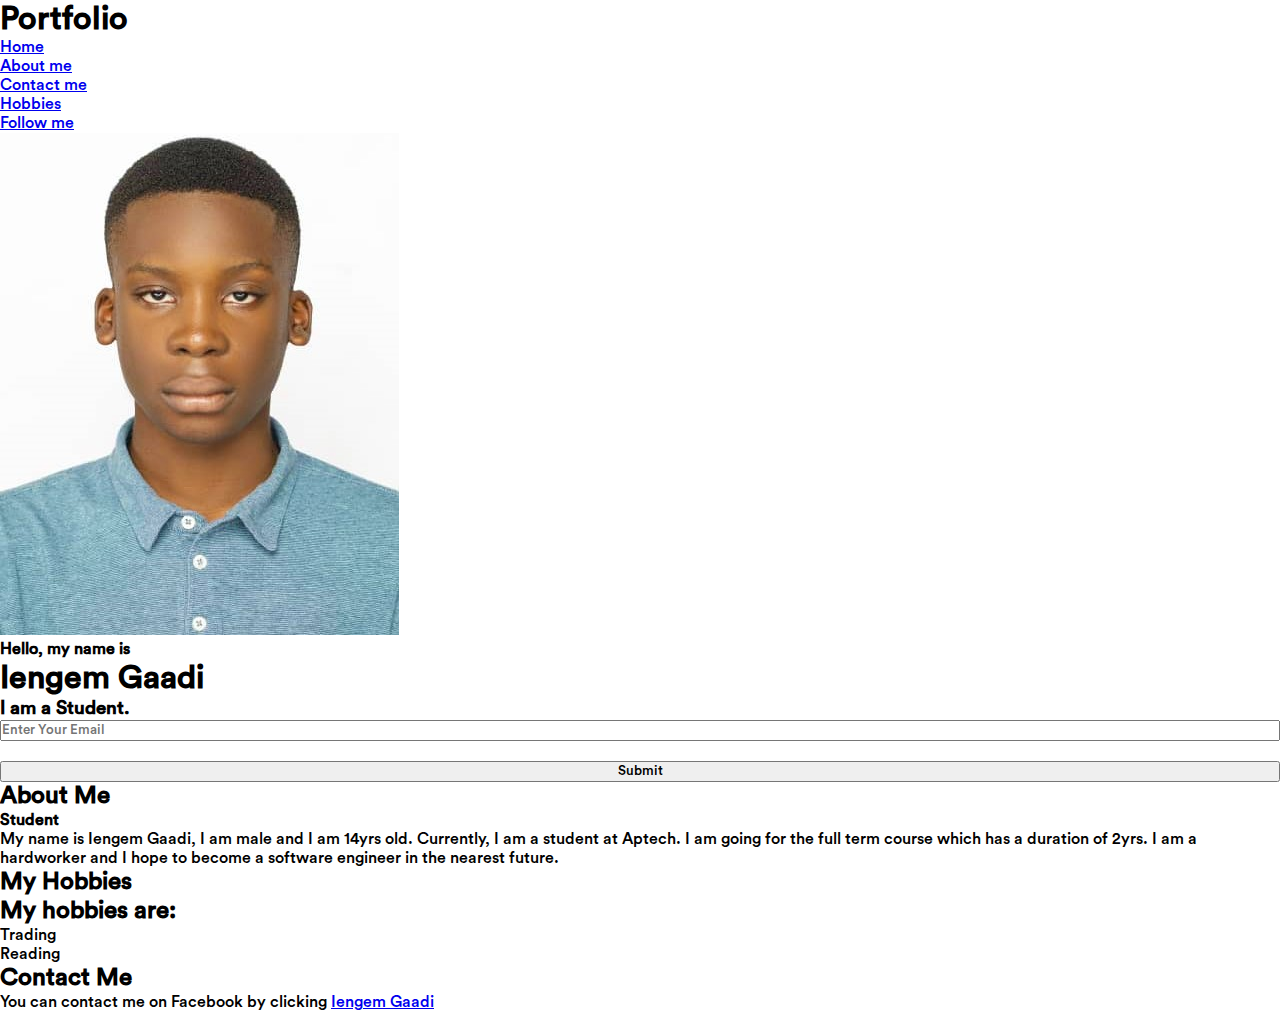
<file: index.html>
<!DOCTYPE html>
<html>
    <head>
        <meta name="viewport" content="width=device-width, initial-size=1.0">
        <meta charset="UTF-8">
        <link rel="stylesheet" type="text/css" href="style.css">
        <title>Iengem's Website</title>
    </head>

    <body> 
        <div class="section">
            <nav>
                <h1>Port<span>folio</span></h1>
                <ul>
                    <li><a href="#">Home</a></li>
                    <li><a href="#Aboutme">About me</a></li>
                    <li><a href="#contact">Contact me</a></li>
                    <li><a href="#Hobbies">Hobbies</a></li>
                </ul>
                <a href="#fb" class="button">Follow me</a>
            </nav>
        </div>
        <div class="me">
        <img src="Backgrounds/IMG-20220909-WA00045.png" alt="A picture of myself">
        </div>
        <div class="content">
            <h4>Hello, my name is</h2>
            <h1 class="name">Iengem Gaadi</h1>
            <h3>I am a Student.</h3>
            <div class="Submit">
                <form>
                    <input type="email" name="email" id="" placeholder="Enter Your Email">
                    <input type="submit" value="Submit">
                </form>
            </div>
        </div>
        <!-- THE ABOUT ME SECTION -->
        <section class="about">
                <div class="aboutclass">
                    <h2 id="Aboutme">About  Me</h2>
                    <h4><span>Student</span></h4>
                    <p class="about_text">My name is Iengem Gaadi, I am male and I am 14yrs old.
                        Currently, I am a student at Aptech.
                        I am going for the full term course which has a duration of 2yrs.
                        I am a hardworker and I hope to become a software engineer in the nearest future.
                    </p>
                </div>
        </section> 
        <!-- CONTACT ME PAGE -->
        <section class="thirdpage">
            <div class="Hobbies">
                <h2 id="Hobbies">My <span>Hobbies</span></h2>
                <h2 class="hobbiestext">My hobbies are:</h2>
                <ul class="hl">
                    <li>Trading</li>
                    <li>Reading</li>
                </ul>
            </div>
            <div class="contact">
                <h2 id="contact">Contact <span>Me</span></h2>
                <p id="contacttext">You can contact me on Facebook by clicking <a href="https://web.facebook.com/iengem.gaadi" id="fb" target="_blank">Iengem Gaadi</a></p>
            </div>
        </section>
    </body>
</html>
</file>
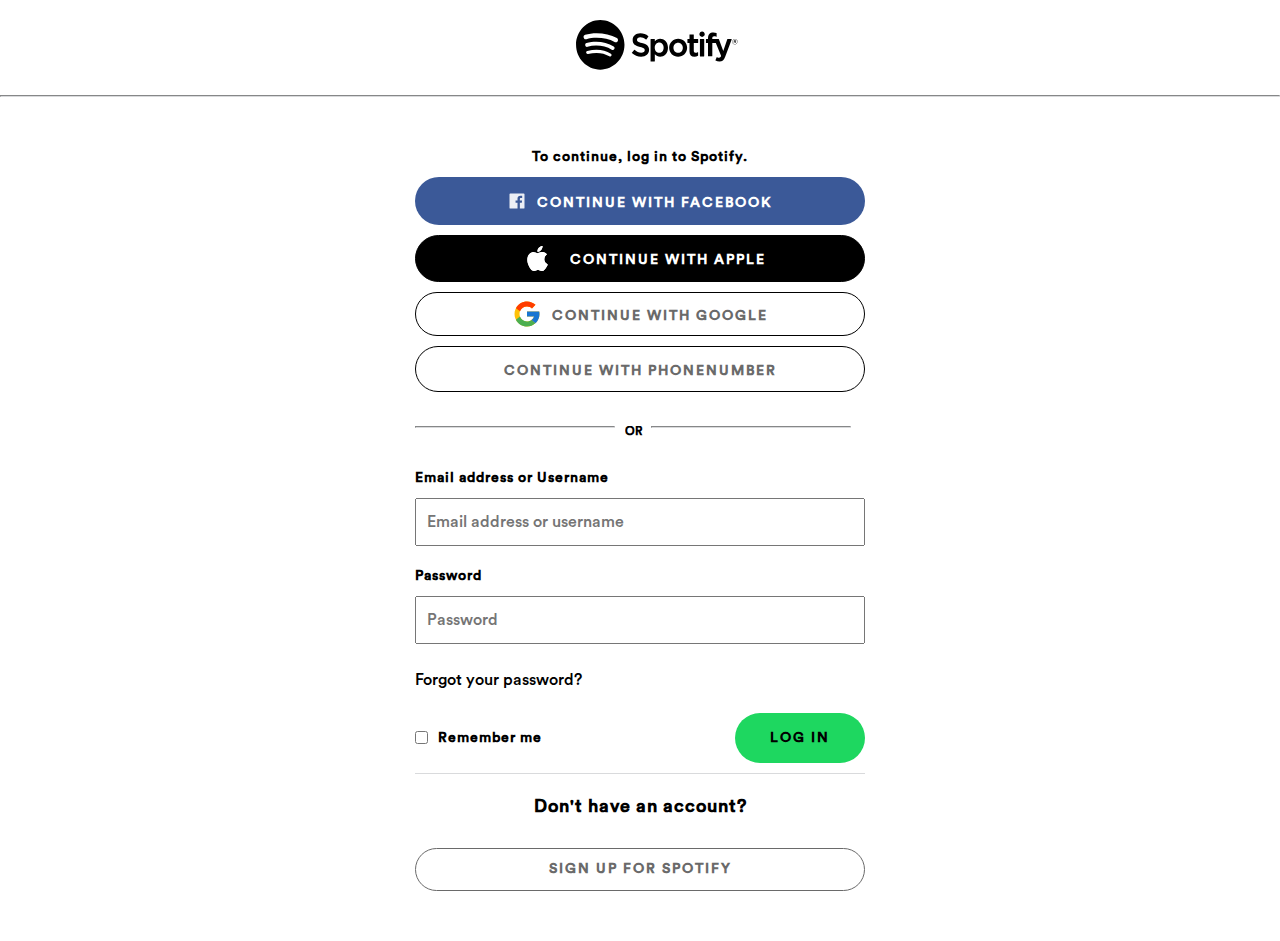
<file: sign-in page.html>
<!DOCTYPE html>
<html lang="en">
<head>
    <meta charset="UTF-8">
    <meta http-equiv="X-UA-Compatible" content="IE=edge">
    <meta name="viewport" content="width=device-width, initial-scale=1.0">
    <link rel="stylesheet" href="style.css">
    <title>Spotify</title>
</head>
<body>
    <div class="formcont">
        <svg role="img" id='logo' viewBox="0 0 340 24" class="Svg-sc-6c3c1v-0 bMXUqj"><path d="M18.616 10.639c-3.77-2.297-9.99-2.509-13.59-1.388a1.077 1.077 0 0 1-1.164-.363 1.14 1.14 0 0 1-.119-1.237c.136-.262.37-.46.648-.548 4.132-1.287 11-1.038 15.342 1.605a1.138 1.138 0 0 1 .099 1.863 1.081 1.081 0 0 1-.813.213c-.142-.02-.28-.07-.403-.145Zm-.124 3.402a.915.915 0 0 1-.563.42.894.894 0 0 1-.69-.112c-3.144-1.983-7.937-2.557-11.657-1.398a.898.898 0 0 1-.971-.303.952.952 0 0 1-.098-1.03.929.929 0 0 1 .54-.458c4.248-1.323 9.53-.682 13.14 1.595a.95.95 0 0 1 .3 1.286Zm-1.43 3.267a.73.73 0 0 1-.45.338.712.712 0 0 1-.553-.089c-2.748-1.722-6.204-2.111-10.276-1.156a.718.718 0 0 1-.758-.298.745.745 0 0 1-.115-.265.757.757 0 0 1 .092-.563.737.737 0 0 1 .457-.333c4.455-1.045 8.277-.595 11.361 1.338a.762.762 0 0 1 .241 1.028ZM11.696 0C5.237 0 0 5.373 0 12c0 6.628 5.236 12 11.697 12 6.46 0 11.698-5.372 11.698-12 0-6.627-5.238-12-11.699-12h.001Zm20.126 11.078c-2.019-.494-2.379-.84-2.379-1.57 0-.688.633-1.151 1.572-1.151.91 0 1.814.352 2.76 1.076a.131.131 0 0 0 .187-.03l.987-1.426a.139.139 0 0 0-.025-.185c-1.127-.928-2.396-1.378-3.88-1.378-2.18 0-3.703 1.342-3.703 3.263 0 2.06 1.315 2.788 3.585 3.352 1.932.457 2.258.84 2.258 1.524 0 .757-.659 1.229-1.72 1.229-1.18 0-2.141-.408-3.216-1.364a.13.13 0 0 0-.188.016l-1.106 1.35a.137.137 0 0 0 .013.188c1.252 1.147 2.79 1.752 4.451 1.752 2.35 0 3.869-1.317 3.869-3.356 0-1.723-1.003-2.676-3.465-3.29Zm10.487 2.31c0 1.454-.874 2.47-2.125 2.47-1.235 0-2.169-1.061-2.169-2.47 0-1.41.933-2.47 2.17-2.47 1.23 0 2.124 1.038 2.124 2.47Zm-1.706-4.354c-1.018 0-1.854.412-2.543 1.256v-.95a.136.136 0 0 0-.038-.095.132.132 0 0 0-.093-.04h-1.81a.131.131 0 0 0-.093.04.136.136 0 0 0-.039.096v10.546c0 .076.06.137.133.137h1.809a.132.132 0 0 0 .093-.041.136.136 0 0 0 .038-.096v-3.329c.69.794 1.525 1.18 2.543 1.18 1.893 0 3.808-1.494 3.808-4.35 0-2.858-1.915-4.354-3.808-4.354Zm8.72 6.839c-1.297 0-2.274-1.068-2.274-2.486 0-1.422.943-2.455 2.244-2.455 1.305 0 2.288 1.069 2.288 2.487 0 1.422-.949 2.454-2.258 2.454Zm0-6.838c-2.438 0-4.347 1.926-4.347 4.383 0 2.432 1.896 4.338 4.317 4.338 2.445 0 4.36-1.92 4.36-4.369 0-2.44-1.901-4.353-4.33-4.353Zm9.535.17h-1.99V7.117a.136.136 0 0 0-.08-.126.13.13 0 0 0-.052-.01h-1.809a.133.133 0 0 0-.093.04.136.136 0 0 0-.038.095v2.087h-.87a.131.131 0 0 0-.122.085.139.139 0 0 0-.01.052v1.595c0 .074.06.135.132.135h.87v4.126c0 1.667.809 2.513 2.404 2.513.648 0 1.186-.138 1.694-.434a.135.135 0 0 0 .067-.117V15.64a.137.137 0 0 0-.063-.115.13.13 0 0 0-.129-.006c-.349.18-.685.263-1.061.263-.58 0-.84-.271-.84-.876V11.07h1.99a.13.13 0 0 0 .094-.04.136.136 0 0 0 .039-.096V9.339a.137.137 0 0 0-.039-.096.132.132 0 0 0-.094-.04v.001Zm6.934.007v-.255c0-.755.281-1.092.914-1.092.376 0 .68.077 1.019.194a.13.13 0 0 0 .118-.02.135.135 0 0 0 .056-.11V6.365a.137.137 0 0 0-.026-.081.133.133 0 0 0-.068-.05 4.852 4.852 0 0 0-1.502-.22c-1.67 0-2.554.965-2.554 2.788v.393h-.87a.132.132 0 0 0-.093.04.136.136 0 0 0-.038.096v1.603c0 .075.059.136.132.136h.87v6.364c0 .075.058.135.131.135h1.809c.072 0 .131-.06.131-.135V11.07h1.69l2.586 6.362c-.294.669-.583.802-.977.802-.319 0-.654-.098-.998-.29a.133.133 0 0 0-.105-.01.135.135 0 0 0-.078.072l-.612 1.38a.137.137 0 0 0 .056.175 3.733 3.733 0 0 0 1.932.508c1.334 0 2.073-.638 2.724-2.355l3.137-8.317a.14.14 0 0 0-.014-.126.131.131 0 0 0-.108-.06h-1.883a.132.132 0 0 0-.126.092l-1.928 5.651L69.006 9.3a.133.133 0 0 0-.124-.088h-3.09v.001Zm-4.02-.008h-1.809a.132.132 0 0 0-.093.041.136.136 0 0 0-.038.096v8.094c0 .075.06.135.132.135h1.809c.072 0 .131-.06.131-.135V9.34a.136.136 0 0 0-.038-.096.133.133 0 0 0-.094-.04Zm-.896-3.685a1.295 1.295 0 0 0-.919.393c-.243.25-.379.586-.377.937a1.342 1.342 0 0 0 .377.938 1.304 1.304 0 0 0 .92.393c.346-.002.677-.143.92-.393s.379-.587.377-.938c0-.735-.581-1.33-1.296-1.33h-.002Zm15.918 4.49h-.331v.434h.331c.165 0 .264-.083.264-.216 0-.142-.099-.217-.264-.217Zm.215.619.36.517h-.304l-.323-.474h-.279v.474h-.254v-1.37h.595c.31 0 .515.163.515.436a.412.412 0 0 1-.31.417Zm-.282-1.31c-.652 0-1.146.532-1.146 1.183 0 .65.49 1.175 1.139 1.175.652 0 1.147-.532 1.147-1.183 0-.65-.492-1.174-1.14-1.174Zm-.007 2.488a1.259 1.259 0 0 1-.904-.384 1.296 1.296 0 0 1-.368-.92c0-.717.563-1.314 1.279-1.314a1.259 1.259 0 0 1 .903.384 1.295 1.295 0 0 1 .369.921c0 .717-.563 1.314-1.279 1.314Z"></path></svg><hr>
        <div class="cont">
            <h6>To continue, log in to Spotify.</h6>
            <div class="links">
                <svg role="img" focusable="true" height="24" width="20" viewBox="0 0 24 24" class="Svg-ytk21e-0 dMCjEC sc-bkkeKt gIBNai"><path data-name="White" d="M20 3H4a1 1 0 00-1 1v16a1 1 0 001 1h8.62v-7h-2.35v-2.69h2.35v-2a3.27 3.27 0 013.49-3.59 19.25 19.25 0 012.1.11v2.43h-1.44c-1.13 0-1.35.54-1.35 1.32v1.73h2.69L17.76 14h-2.34v7H20a1 1 0 001-1V4a1 1 0 00-1-1z" fill="rgb(236,239,245)"></path></svg>
                <p>CONTINUE WITH FACEBOOK</p>
            </div>
            <div class="links3">
                <svg xmlns="http://www.w3.org/2000/svg" id='linkimg'width="16" height="16" fill="white" class="bi bi-apple" viewBox="0 0 16 16">
                    <path d="M11.182.008C11.148-.03 9.923.023 8.857 1.18c-1.066 1.156-.902 2.482-.878 2.516.024.034 1.52.087 2.475-1.258.955-1.345.762-2.391.728-2.43Zm3.314 11.733c-.048-.096-2.325-1.234-2.113-3.422.212-2.189 1.675-2.789 1.698-2.854.023-.065-.597-.79-1.254-1.157a3.692 3.692 0 0 0-1.563-.434c-.108-.003-.483-.095-1.254.116-.508.139-1.653.589-1.968.607-.316.018-1.256-.522-2.267-.665-.647-.125-1.333.131-1.824.328-.49.196-1.422.754-2.074 2.237-.652 1.482-.311 3.83-.067 4.56.244.729.625 1.924 1.273 2.796.576.984 1.34 1.667 1.659 1.899.319.232 1.219.386 1.843.067.502-.308 1.408-.485 1.766-.472.357.013 1.061.154 1.782.539.571.197 1.111.115 1.652-.105.541-.221 1.324-1.059 2.238-2.758.347-.79.505-1.217.473-1.282Z"/>
                    <path d="M11.182.008C11.148-.03 9.923.023 8.857 1.18c-1.066 1.156-.902 2.482-.878 2.516.024.034 1.52.087 2.475-1.258.955-1.345.762-2.391.728-2.43Zm3.314 11.733c-.048-.096-2.325-1.234-2.113-3.422.212-2.189 1.675-2.789 1.698-2.854.023-.065-.597-.79-1.254-1.157a3.692 3.692 0 0 0-1.563-.434c-.108-.003-.483-.095-1.254.116-.508.139-1.653.589-1.968.607-.316.018-1.256-.522-2.267-.665-.647-.125-1.333.131-1.824.328-.49.196-1.422.754-2.074 2.237-.652 1.482-.311 3.83-.067 4.56.244.729.625 1.924 1.273 2.796.576.984 1.34 1.667 1.659 1.899.319.232 1.219.386 1.843.067.502-.308 1.408-.485 1.766-.472.357.013 1.061.154 1.782.539.571.197 1.111.115 1.652-.105.541-.221 1.324-1.059 2.238-2.758.347-.79.505-1.217.473-1.282Z"/>
                  </svg>
                <p>CONTINUE WITH APPLE</p>
            </div>
            <div class="links2">
                <img src="icons8-google.svg" alt="google">
                <p>CONTINUE WITH GOOGLE</p>
            </div>
            <div class="links4">
                <p>CONTINUE WITH PHONENUMBER</p>
            </div><hr class="or"><hr class="or1">
            <form action="">
                <div class="bigor">
                    <h1>OR</h1>
                </div>
                <div class="eachsec">
                    <label for="email">Email address or Username</label>
                    <input type="text" id="email" placeholder="Email address or username" required>
                </div>
                <div class="eachsec">
                    <label for="pwd">Password</label>
                    <input type="password"id='pwd' placeholder="Password" required>
                </div>
                <div class="forgot">
                    <h2><a href='#'>Forgot your password?</a></h2>
                </div>
                <div class="eachsec1">
                    <div class="check">
                        <label for="rem">Remember me</label>
                        <input type="checkbox" id="rem">
                    </div>
                    <button type="submit">LOG IN</button>
                </div>
                <div class="bottom">
                    <h1>Don't have an account?</h1>
                    <a href="sign-up page.html">SIGN UP FOR SPOTIFY</a>
                </div>
            </form>
        </div>
    </div>
</body>
</html>
</file>
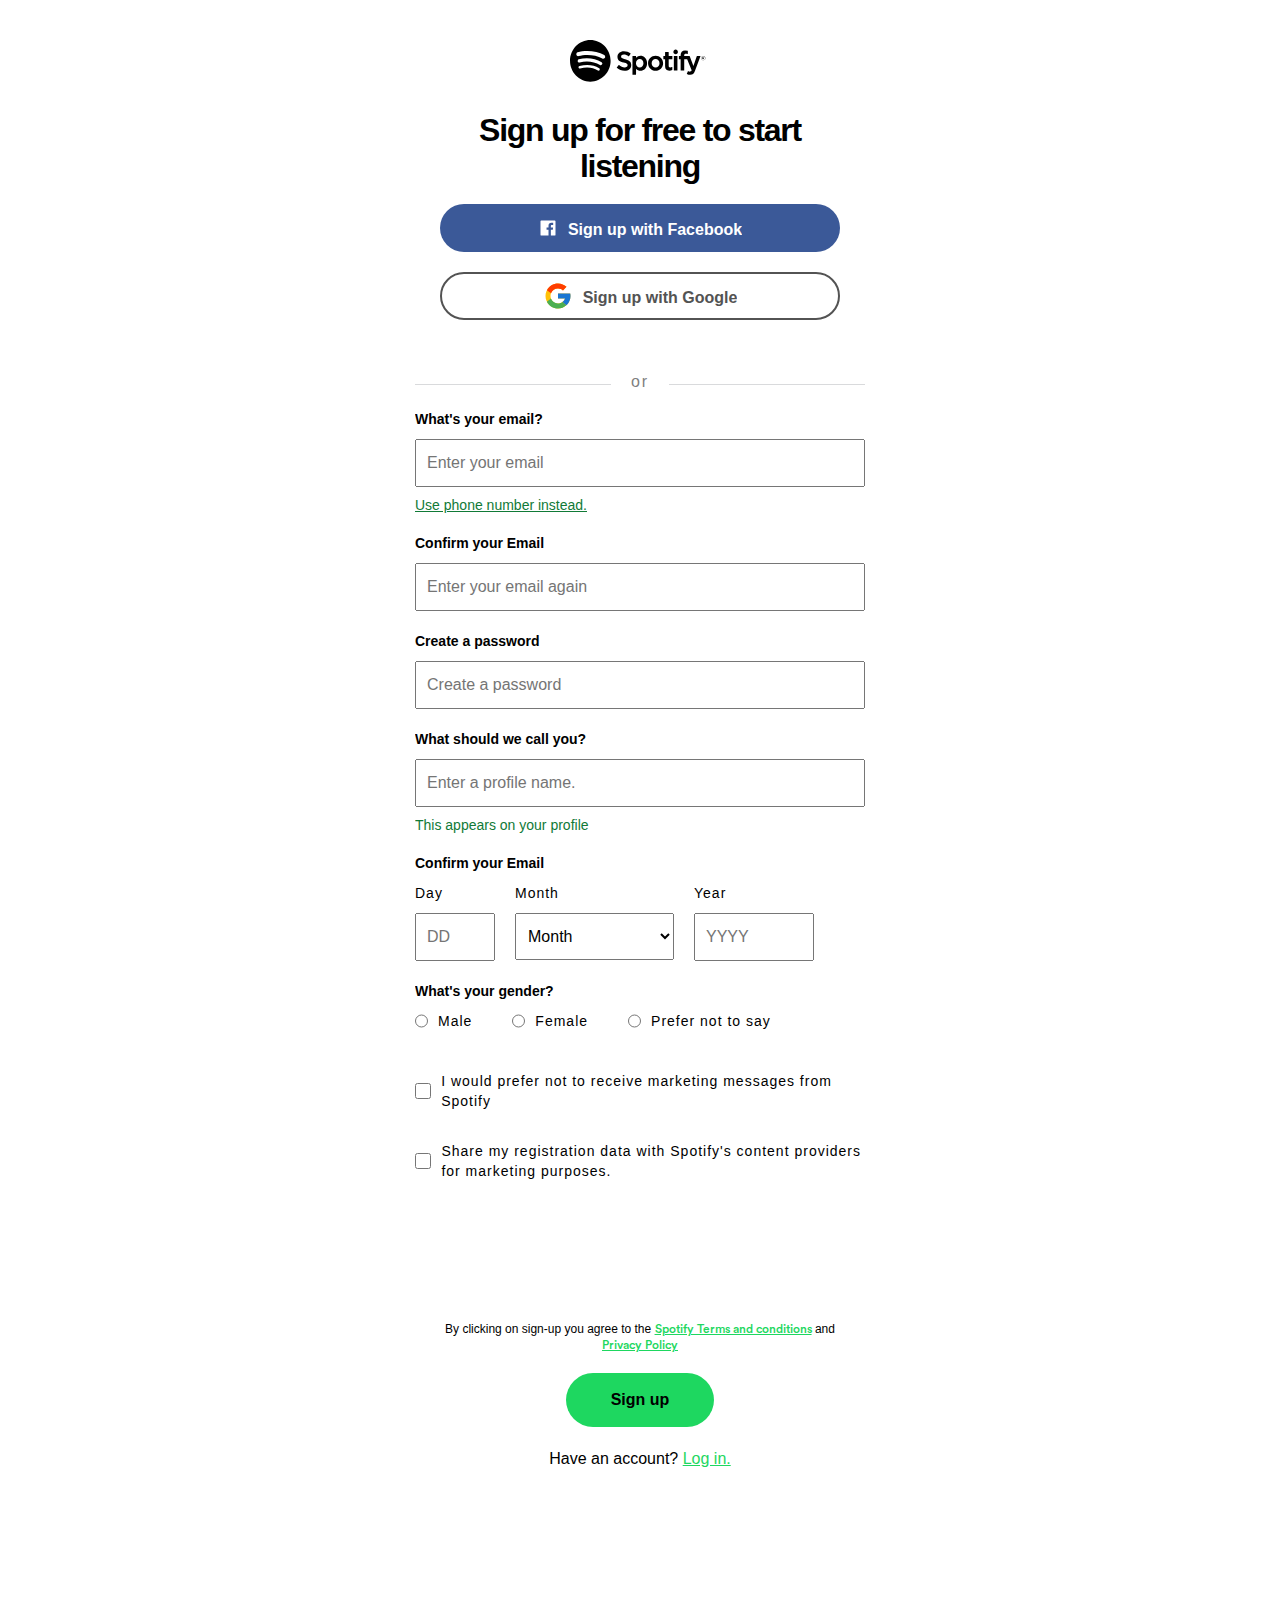
<file: sign-up page.html>
<!DOCTYPE html>
<html lang="en">
<head>
    <meta charset="UTF-8">
    <meta http-equiv="X-UA-Compatible" content="IE=edge">
    <meta name="viewport" content="width=device-width, initial-scale=1.0">
    <link rel="stylesheet" href="style.css">
    <title>Sign up</title>
</head>
<body class="pooh">
    <div class="signup">
        <div class="signuppage">
            <div class="topimg">
                <svg role="img" viewBox="0 0 170 24" class="Svg-sc-6c3c1v-0 bMXUqj"><path d="M18.616 10.639c-3.77-2.297-9.99-2.509-13.59-1.388a1.077 1.077 0 0 1-1.164-.363 1.14 1.14 0 0 1-.119-1.237c.136-.262.37-.46.648-.548 4.132-1.287 11-1.038 15.342 1.605a1.138 1.138 0 0 1 .099 1.863 1.081 1.081 0 0 1-.813.213c-.142-.02-.28-.07-.403-.145Zm-.124 3.402a.915.915 0 0 1-.563.42.894.894 0 0 1-.69-.112c-3.144-1.983-7.937-2.557-11.657-1.398a.898.898 0 0 1-.971-.303.952.952 0 0 1-.098-1.03.929.929 0 0 1 .54-.458c4.248-1.323 9.53-.682 13.14 1.595a.95.95 0 0 1 .3 1.286Zm-1.43 3.267a.73.73 0 0 1-.45.338.712.712 0 0 1-.553-.089c-2.748-1.722-6.204-2.111-10.276-1.156a.718.718 0 0 1-.758-.298.745.745 0 0 1-.115-.265.757.757 0 0 1 .092-.563.737.737 0 0 1 .457-.333c4.455-1.045 8.277-.595 11.361 1.338a.762.762 0 0 1 .241 1.028ZM11.696 0C5.237 0 0 5.373 0 12c0 6.628 5.236 12 11.697 12 6.46 0 11.698-5.372 11.698-12 0-6.627-5.238-12-11.699-12h.001Zm20.126 11.078c-2.019-.494-2.379-.84-2.379-1.57 0-.688.633-1.151 1.572-1.151.91 0 1.814.352 2.76 1.076a.131.131 0 0 0 .187-.03l.987-1.426a.139.139 0 0 0-.025-.185c-1.127-.928-2.396-1.378-3.88-1.378-2.18 0-3.703 1.342-3.703 3.263 0 2.06 1.315 2.788 3.585 3.352 1.932.457 2.258.84 2.258 1.524 0 .757-.659 1.229-1.72 1.229-1.18 0-2.141-.408-3.216-1.364a.13.13 0 0 0-.188.016l-1.106 1.35a.137.137 0 0 0 .013.188c1.252 1.147 2.79 1.752 4.451 1.752 2.35 0 3.869-1.317 3.869-3.356 0-1.723-1.003-2.676-3.465-3.29Zm10.487 2.31c0 1.454-.874 2.47-2.125 2.47-1.235 0-2.169-1.061-2.169-2.47 0-1.41.933-2.47 2.17-2.47 1.23 0 2.124 1.038 2.124 2.47Zm-1.706-4.354c-1.018 0-1.854.412-2.543 1.256v-.95a.136.136 0 0 0-.038-.095.132.132 0 0 0-.093-.04h-1.81a.131.131 0 0 0-.093.04.136.136 0 0 0-.039.096v10.546c0 .076.06.137.133.137h1.809a.132.132 0 0 0 .093-.041.136.136 0 0 0 .038-.096v-3.329c.69.794 1.525 1.18 2.543 1.18 1.893 0 3.808-1.494 3.808-4.35 0-2.858-1.915-4.354-3.808-4.354Zm8.72 6.839c-1.297 0-2.274-1.068-2.274-2.486 0-1.422.943-2.455 2.244-2.455 1.305 0 2.288 1.069 2.288 2.487 0 1.422-.949 2.454-2.258 2.454Zm0-6.838c-2.438 0-4.347 1.926-4.347 4.383 0 2.432 1.896 4.338 4.317 4.338 2.445 0 4.36-1.92 4.36-4.369 0-2.44-1.901-4.353-4.33-4.353Zm9.535.17h-1.99V7.117a.136.136 0 0 0-.08-.126.13.13 0 0 0-.052-.01h-1.809a.133.133 0 0 0-.093.04.136.136 0 0 0-.038.095v2.087h-.87a.131.131 0 0 0-.122.085.139.139 0 0 0-.01.052v1.595c0 .074.06.135.132.135h.87v4.126c0 1.667.809 2.513 2.404 2.513.648 0 1.186-.138 1.694-.434a.135.135 0 0 0 .067-.117V15.64a.137.137 0 0 0-.063-.115.13.13 0 0 0-.129-.006c-.349.18-.685.263-1.061.263-.58 0-.84-.271-.84-.876V11.07h1.99a.13.13 0 0 0 .094-.04.136.136 0 0 0 .039-.096V9.339a.137.137 0 0 0-.039-.096.132.132 0 0 0-.094-.04v.001Zm6.934.007v-.255c0-.755.281-1.092.914-1.092.376 0 .68.077 1.019.194a.13.13 0 0 0 .118-.02.135.135 0 0 0 .056-.11V6.365a.137.137 0 0 0-.026-.081.133.133 0 0 0-.068-.05 4.852 4.852 0 0 0-1.502-.22c-1.67 0-2.554.965-2.554 2.788v.393h-.87a.132.132 0 0 0-.093.04.136.136 0 0 0-.038.096v1.603c0 .075.059.136.132.136h.87v6.364c0 .075.058.135.131.135h1.809c.072 0 .131-.06.131-.135V11.07h1.69l2.586 6.362c-.294.669-.583.802-.977.802-.319 0-.654-.098-.998-.29a.133.133 0 0 0-.105-.01.135.135 0 0 0-.078.072l-.612 1.38a.137.137 0 0 0 .056.175 3.733 3.733 0 0 0 1.932.508c1.334 0 2.073-.638 2.724-2.355l3.137-8.317a.14.14 0 0 0-.014-.126.131.131 0 0 0-.108-.06h-1.883a.132.132 0 0 0-.126.092l-1.928 5.651L69.006 9.3a.133.133 0 0 0-.124-.088h-3.09v.001Zm-4.02-.008h-1.809a.132.132 0 0 0-.093.041.136.136 0 0 0-.038.096v8.094c0 .075.06.135.132.135h1.809c.072 0 .131-.06.131-.135V9.34a.136.136 0 0 0-.038-.096.133.133 0 0 0-.094-.04Zm-.896-3.685a1.295 1.295 0 0 0-.919.393c-.243.25-.379.586-.377.937a1.342 1.342 0 0 0 .377.938 1.304 1.304 0 0 0 .92.393c.346-.002.677-.143.92-.393s.379-.587.377-.938c0-.735-.581-1.33-1.296-1.33h-.002Zm15.918 4.49h-.331v.434h.331c.165 0 .264-.083.264-.216 0-.142-.099-.217-.264-.217Zm.215.619.36.517h-.304l-.323-.474h-.279v.474h-.254v-1.37h.595c.31 0 .515.163.515.436a.412.412 0 0 1-.31.417Zm-.282-1.31c-.652 0-1.146.532-1.146 1.183 0 .65.49 1.175 1.139 1.175.652 0 1.147-.532 1.147-1.183 0-.65-.492-1.174-1.14-1.174Zm-.007 2.488a1.259 1.259 0 0 1-.904-.384 1.296 1.296 0 0 1-.368-.92c0-.717.563-1.314 1.279-1.314a1.259 1.259 0 0 1 .903.384 1.295 1.295 0 0 1 .369.921c0 .717-.563 1.314-1.279 1.314Z"></path></svg>
                <h1>Sign up for free to start<br> listening</h1>
            </div>
            <div class="links5">
                <svg role="img" focusable="true" height="24" width="20" viewBox="0 0 24 24" class="Svg-ytk21e-0 dMCjEC sc-bkkeKt gIBNai"><path data-name="White" d="M20 3H4a1 1 0 00-1 1v16a1 1 0 001 1h8.62v-7h-2.35v-2.69h2.35v-2a3.27 3.27 0 013.49-3.59 19.25 19.25 0 012.1.11v2.43h-1.44c-1.13 0-1.35.54-1.35 1.32v1.73h2.69L17.76 14h-2.34v7H20a1 1 0 001-1V4a1 1 0 00-1-1z" fill="white"></path></svg>
                <p>Sign up with Facebook</p>
            </div>
            <div class="links6">
                <img src="icons8-google.svg" alt="google">
                <p>Sign up with Google</p>
            </div>
            <div class="opaqueor">
                <h1>or</h1>
            </div>
            <form action="">
                <div class="eachsec">
                    <label for="email" class="orborder">What's your email?</label>
                    <input type="email" class='email'id='email' placeholder="Enter your email" required>
                    <a href="" class="alt">Use phone number instead.</a>
                </div>
                <div class="eachsec">
                    <label for="conf" class="orborder1">Confirm your Email</label>
                    <input type="email"class='email' id="conf" placeholder="Enter your email again" required>
                </div>
                <div class="eachsec">
                    <label for="pwd" class="orborder1">Create a password</label>
                    <input type="password"class='email' id="pwd" placeholder="Create a password" required>
                </div>
                <div class="eachsec">
                    <label for="call" class="orborder1">What should we call you?</label>
                    <input type="text"class='email' id="call" placeholder="Enter a profile name." required>
                    <p class="alt">This appears on your profile</p>
                </div>
                <div class="eachsec">
                    <label for="email" class="orborder1">Confirm your Email</label>
                    <div class="dates">
                        <div class="day">
                            <label for="dd">Day</label>
                            <input type="text" maxlength="2" id='dd'placeholder="DD">
                        </div>
                        <div class="month">
                            <label for="month">Month</label>
                            <select name="" id="month">
                                <option value="Month" selected disabled>Month</option>
                                <option>January</option>
                                <option>February</option>
                                <option>March</option>
                                <option>April</option>
                                <option>May</option>
                                <option>June</option>
                                <option>July</option>
                                <option>August</option>
                                <option>September</option>
                                <option>October</option>
                                <option>November</option>
                                <option>December</option>
                            </select>
                        </div>
                        <div class="year">
                            <label for="yr">Year</label>
                            <input type="text" required maxlength="4" placeholder="YYYY">
                        </div>
                    </div>
                </div>
                <div class="eachsec">
                    <label for="" class="orborder1">What's your gender?</label>
                    <div class="radios">
                    <div class="radio">
                        <input type="radio" id="radio">
                        <label for="radio">Male</label>
                    </div> 
                    <div class="radio">
                        <input type="radio" id="radio1">
                        <label for="radio1">Female</label>
                    </div> 
                    <div class="radio">
                        <input type="radio" id="radio2">
                        <label for="radio2">Prefer not to say</label>
                    </div> 
                    </div>
                </div>
                <div class="eachsec">
                    <div class="checkbox">
                        <input type="checkbox" id="check">
                        <label for="check">I would prefer not to receive marketing messages from Spotify</label>
                    </div>
                    <div class="checkbox">
                        <input type="checkbox" id="check1">
                        <label for="check1">Share my registration data with Spotify's content providers for marketing purposes.</label>
                    </div>
                </div>
            </form>
            <div class="captcha">
                <div id="checkbox-container"><div style="width: 304px; height: 100px;"><div><iframe title="reCAPTCHA" src="https://www.google.com/recaptcha/enterprise/anchor?ar=2&amp;k=6LeO36obAAAAALSBZrY6RYM1hcAY7RLvpDDcJLy3&amp;co=aHR0cHM6Ly93d3cuc3BvdGlmeS5jb206NDQz&amp;hl=en&amp;v=vP4jQKq0YJFzU6e21-BGy3GP&amp;size=normal&amp;cb=n680uqicrq9x" width="304" height="78" role="presentation" name="a-hcvcp91ku1pg" frameborder="0" scrolling="no" sandbox="allow-forms allow-popups allow-same-origin allow-scripts allow-top-navigation allow-modals allow-popups-to-escape-sandbox"></iframe></div><textarea id="g-recaptcha-response" name="g-recaptcha-response" class="g-recaptcha-response" style="width: 250px; height: 40px; border: 1px solid rgb(193, 193, 193); margin: 10px 25px; padding: 0px; resize: none; display: none;"></textarea></div><iframe style="display: none;"></iframe></div>
            </div>
            <div class="terms">
                <p>By clicking on sign-up you agree to the <a href="">Spotify Terms and conditions</a> and<br><a href="">Privacy Policy</a></p>
                <h2>Sign up</h2>
                <h3>Have an account? <a href="sign-in page.html">Log in.</a></h3>
            </div>
        </div>
    </div>
</body>
</html>
</file>
<file: style.css>
@font-face {
    font-family: 'spotify';
    src: url(CircularStd-Medium.otf) format('opentype');
}
*{
    padding: 0;
    margin: 0;
    box-sizing: border-box;
    font-family: 'spotify';
    overflow-x: hidden;
}
.formcont{
    width: 100vw;
    height: 100%;
    display: flex;
    flex-direction: column;
    justify-content: center;
}
#logo{
    margin:20px 0px 25px 45%;
}
.cont{
    display: flex;
    justify-content: center;
    gap: 10px;
    width: 450px;
    margin: 50px auto;
    flex-direction: column;
}
hr{
    border-color: rgb(217,218,220);
}
.cont h6{
    text-align: center;
    font-size: 0.875rem;
    font-weight: 900;
    line-height: 1.25rem;
    text-transform: none;
    letter-spacing: 1px;
}
.links{
    display: flex;
    justify-content: center;
    align-items: center;
    border: none;
    padding: 12px 40px;
    width: 450px;
    gap: 10px;
    border-radius: 50px;
    background-color: rgb(59,89,152);
}
.links2{
    display: flex;
    justify-content: center;
    align-items: center;
    border: none;
    width: 450px;
    gap: 10px;
    border: 1px solid;
    border-radius: 50px;
}
.links2 p{
    font-size: 14px;
    line-height: 20px;
    margin-top: 4px;
    letter-spacing: 2px;
    font-weight: 600;
    color: rgb(106,106,106);
    letter-spacing: 2px;
}
.cont .links4{
    display: flex;
    justify-content: center;
    align-items: center;
    border: none;
    width: 450px;
    gap: 10px;
    border: 1px solid;
    border-radius: 50px;
}
.cont .links4 p{
    font-size: 14px;
    line-height: 20px;
    margin-top: 4px;
    padding: 10px;
    letter-spacing: 2px;
    font-weight: 600;
    color: rgb(106,106,106);
    letter-spacing: 2px;
}
.cont .links3{
    display: flex;
    justify-content: center;
    align-items: center;
    border: none;
    width: 450px;
    gap: 10px;
    background-color: black;
    border: 1px solid;
    border-radius: 50px;
}
.cont .links3 p{
    font-size: 14px;
    line-height: 20px;
    margin-top: 4px;
    letter-spacing: 2px;
    font-weight: 600;
    color: white;
    letter-spacing: 2px;
}
#linkimg{
    width: 25px;
    margin: 10px;
    height: auto;
}
.links2 img{
    width: 30px;
    height: auto;
    margin: 6px 0px;
}
.links p{
    font-size: 14px;
    line-height: 20px;
    margin-top: 4px;
    letter-spacing: 2px;
    font-weight: 600;
    color: white;
    letter-spacing: 2px;
}
form{
    display: flex;
    flex-direction: column;
    gap: 20px;
}
form .bigor h1{
    font-size: 12px;
    line-height: 10px;
    font-weight: 700;
    right: 210px;
    position: relative;
    left: 210px;
    margin-bottom: 12px;
}
.or{
    border-color: rgb(217,218,220);
    transform: translateY(24px);
    width: 200px;
}
.or1{
    border-color: rgb(217,218,220);
    transform: translateY(12px);
    width: 200px;
    position: relative;
    left: 236px;
}
label{
    font-size: 14px;
    line-height: 20px;
    font-weight: 600;
    letter-spacing: 1px;
}
.eachsec{
    display: flex;
    flex-direction: column;
    gap: 10px;
}
.eachsec input{
    font-size: 16px;
    line-height: 24px;
    padding: 10px;
    font-weight: 400;
}
.forgot h2 a{
    text-decoration: none;
    font-size: 16px;
    font-weight: 400;
    color: black;
}
.forgot h2 a:hover{
    text-decoration: underline;
}
.eachsec1{
    display: flex;
    gap: 193px;
    padding-bottom: 10px;
    border-bottom: 1px solid rgb(217,218,220);
}
.check{
    display: flex;
    flex-direction: row-reverse;
    justify-content: center;
    align-items: center;
    gap: 10px;
}
.eachsec1 button{
    background-color: rgb(30,215,96);
    border: none;
    padding: 15px 35px;
    font-size: 14px;
    letter-spacing: 2px;
    line-height: 20px;
    font-weight: 700;
    border-radius: 30px;
}
.eachsec1 button:hover{
    transform: scale(1.03);
}
.bottom{
    display: flex;
    flex-direction: column;
    gap: 30px;
}
.bottom h1{
    font-size: 18px;
    line-height: 24px;
    font-weight: 600;
    letter-spacing: 1px;
    text-align: center;
}
.bottom a{
    text-decoration: none;
    color: rgb(106,106,106);
    letter-spacing: 2px;
    font-size: 14px;
    text-align: center;
    padding: 12px 40px;
    border: 1px solid rgb(106,106,106);
    border-radius: 50px;
    font-weight: 700;
}
.bottom a:hover{
    border-color: black;
}
.topimg{
    display: flex;
    justify-content: center;
    flex-direction: column;
    gap: 30px;
}
.topimg svg{
    margin:40px 0px 0px 155px;
}
.topimg h1{
    text-align: center;
    font-size: 32px;
    font-family: Arial, Helvetica, sans-serif;
    line-height: 36px;
    font-weight: 700;
    letter-spacing: -1.28px;
}
.signup{
    display: flex;
    flex-direction: column;
    width: 100vw;
    height: 100%;
    justify-content: center;
}
.signuppage{
    margin: auto;
    height: 100%;
    width: 450px;
    display: flex;
    gap: 20px;
    flex-direction: column;
    justify-content: center;
}
.orborder{
    border-top: 1px solid rgb(217,218,220);
    padding-top: 24px;
    font-size: 14px;
    font-family: Arial, Helvetica, sans-serif;
    letter-spacing: 0px;
}
.email{
    font-size: 16px;
    line-height: 24px;
    font-weight: 400;
    font-family: Arial, Helvetica, sans-serif;
}
.alt{
    font-family: Arial, Helvetica, sans-serif;
    color: rgb(17, 122, 55);
    font-size: 14px;
}
.opaqueor{
    transform: translateY(30px);
    margin: 0px auto;
}
.opaqueor h1{
    font-size: 16px;
    line-height: 24px;
    font-family: Arial, Helvetica, sans-serif;
    font-weight: 400;
    color: rgb(127,127,127);
    letter-spacing: 2px;
    padding: 0px 20px;
    background-color: white;
} 
.links5{
    display: flex;
    justify-content: center;
    align-items: center;
    border: none;
    padding: 12px 40px;
    width: 400px;
    margin: auto;
    gap: 10px;
    border-radius: 50px;
    background-color: rgb(59,89,152);
}
.links5 p{
    font-family: arial;
    font-size: 16px;
    line-height: 20px;
    margin-top: 4px;    
    font-weight: 700;
    color: white;
}
.links6{
    display: flex;
    justify-content: center;
    align-items: center;
    border: none;
    padding: 7px;
    width: 400px;
    margin: auto;
    gap: 10px;
    border-radius: 50px;
    border: 2px solid rgb(83, 83, 83);
}
.links6 img{
    width: 30px;
}
.links6 p{
    font-family: arial;
    font-size: 16px;
    line-height: 20px;
    margin-top: 4px;    
    font-weight: 700;
    color: rgb(83, 83, 83);
}
.orborder1{
    font-size: 14px;
    font-family: Arial, Helvetica, sans-serif;
    letter-spacing: 0px;
}
.dates{
    display: flex;
    gap: 20px;
}
.year{
    display: flex;
    flex-direction: column;
    font-size: 14px;
    line-height: 20px;
    gap: 10px;
}
.month{
    display: flex;
    flex-direction: column;
    font-size: 14px;
    line-height: 20px;
    gap: 10px;
}
.day{
    display: flex;
    flex-direction: column;
    font-family: Arial, Helvetica, sans-serif;
    font-size: 14px;
    line-height: 20px;
    gap: 10px;
}
.day label{
    font-family: Arial, Helvetica, sans-serif;
    font-size: 14px;
    line-height: 20px;
    font-weight: 400;
}
.year input{
    width: 120px;
    font-family: Arial, Helvetica, sans-serif;
    font-size: 16px;
    line-height: 24px;
    font-weight: 400;
}
.year label{
    font-family: Arial, Helvetica, sans-serif;
    font-size: 14px;
    line-height: 20px;
    font-weight: 400;
}
.month label{
    font-family: Arial, Helvetica, sans-serif;
    font-size: 14px;
    line-height: 20px;
    font-weight: 400;
}
.day label{
    font-family: Arial, Helvetica, sans-serif;
    font-size: 14px;
    line-height: 20px;
    font-weight: 400;
}
.day input{
    font-family: Arial, Helvetica, sans-serif;
    font-size: 16px;
    line-height: 24px;
    font-weight: 400;
    width: 80px;
    outline: none;
}
.month select{
    padding: 13px 50px 13px 8px;
    display: flex;
    justify-content: flex-start;
    font-family: Arial, Helvetica, sans-serif;
    font-size: 16px;
    line-height: 24px;
    font-weight: 400;
}
.month option{
    font-family: Arial, Helvetica, sans-serif;
    font-size: 16px;
    line-height: 24px;
    font-weight: 400;
    text-align: left;
    outline: none;
}
.radios{
    display: flex;
    gap: 40px;
}
.radio label{
    font-family: Arial, Helvetica, sans-serif;
    font-size: 14px;
    line-height: 20px;
    font-weight: 400;
}
.radio{
    display: flex;
    gap: 10px;
}
.checkbox{
    margin-top: 20px;
    display: flex;
    gap: 10px;
    width: 450px;
}
#check{
    width: 17px;
}
#check1{
    width: 23px;
}
.checkbox label{
    font-family: Arial, Helvetica, sans-serif;
    font-size: 14px;
    line-height: 20px;
    font-weight: 400;
    word-spacing: 0px;
    letter-spacing: none;
}
.captcha{
    height: fit-content;
}
.terms p{
    font-size: 12px;
    line-height: 16px;
    font-family: Arial, Helvetica, sans-serif;
    font-weight: 400;
    text-align: center;
}
.terms a{
    color: rgb(30,215,96);
}
.terms{
    display: flex;
    flex-direction: column;
    justify-content: center;
    align-items: center;
    gap: 20px;
    margin-bottom: 150px;
}
.terms h2{
    font-family: Arial, Helvetica, sans-serif;
    font-size: 16px;
    line-height: 24px;
    font-weight: 700;
    background-color: rgb(30,215,96);
    padding: 15px 45px;
    border-radius: 30px;
}
.terms h3{
    font-family: Arial, Helvetica, sans-serif;
    font-size: 16px;
    line-height: 24px;
    font-weight: 400;
}
.terms h3 a{
    color: rgb(30,215,96);
    font-family: Arial, Helvetica, sans-serif;
    font-size: 16px;
    line-height: 24px;
    font-weight: 400;
}
</file>
